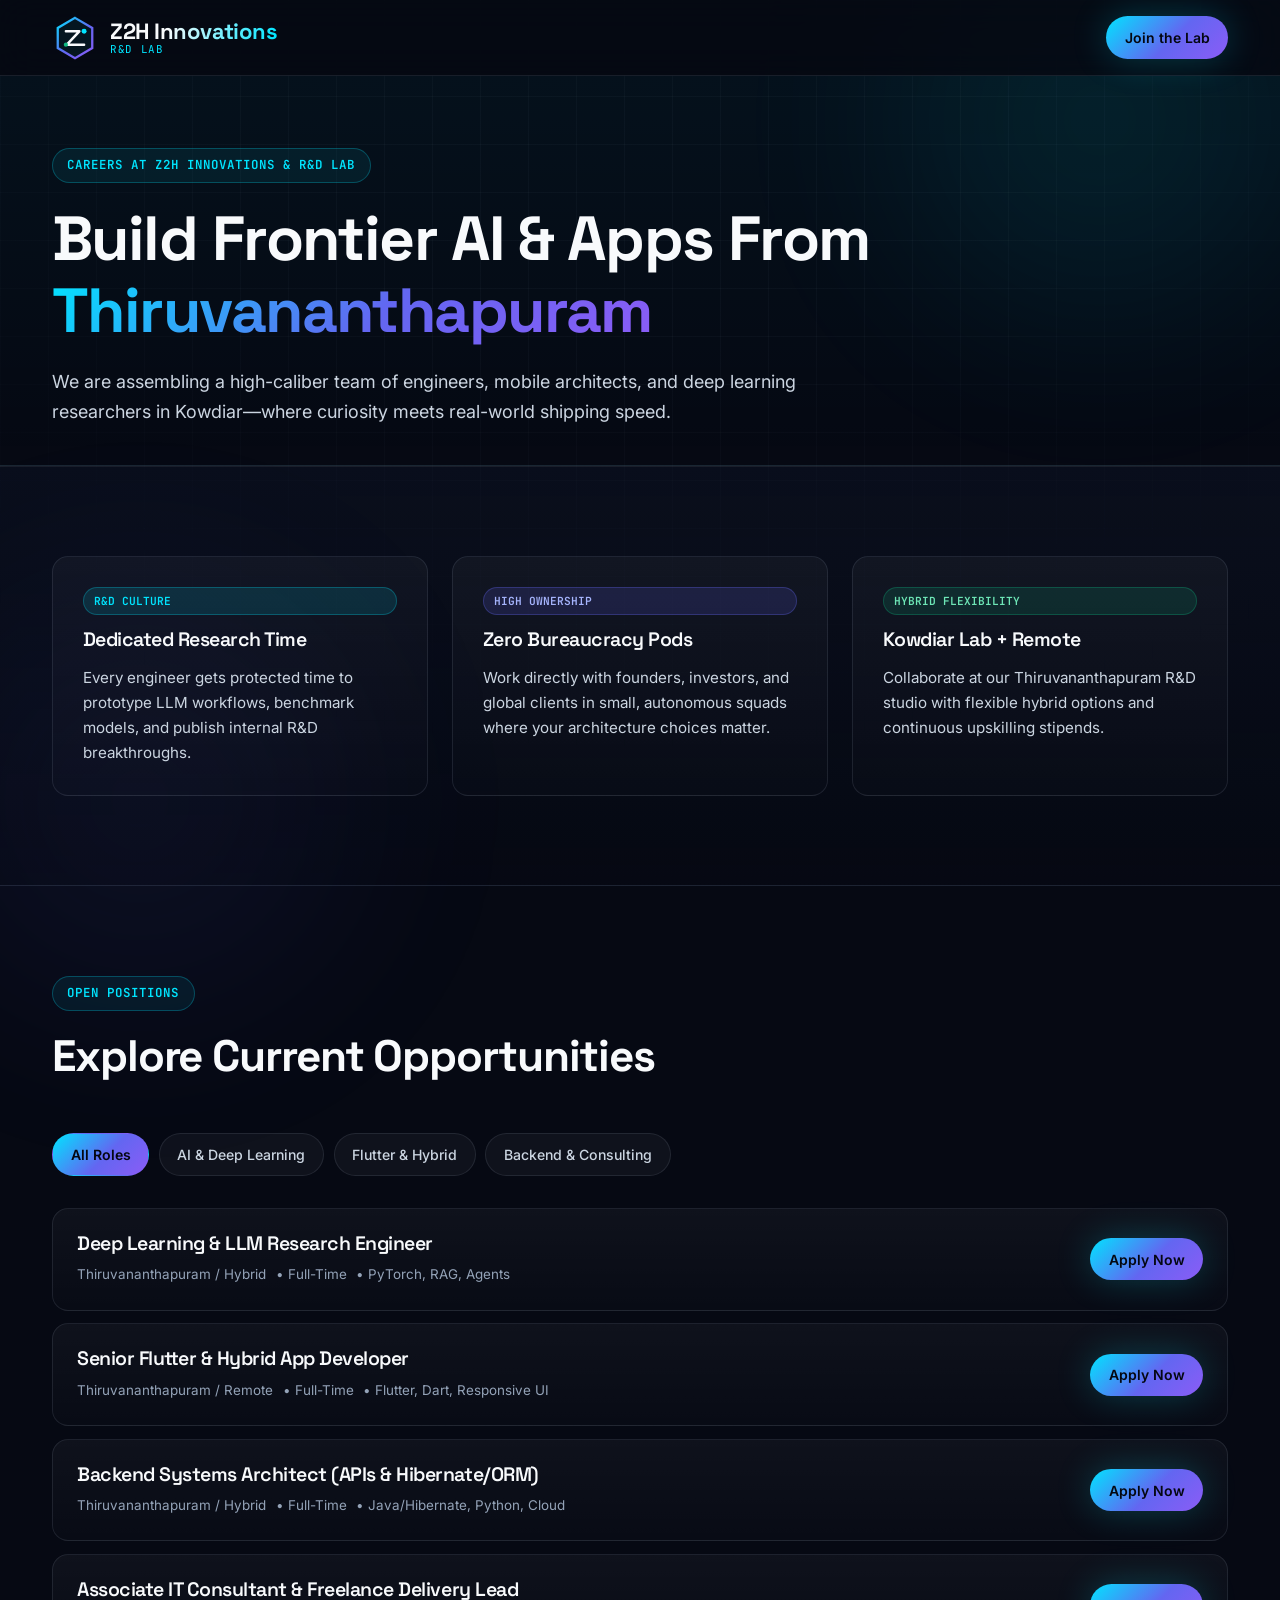
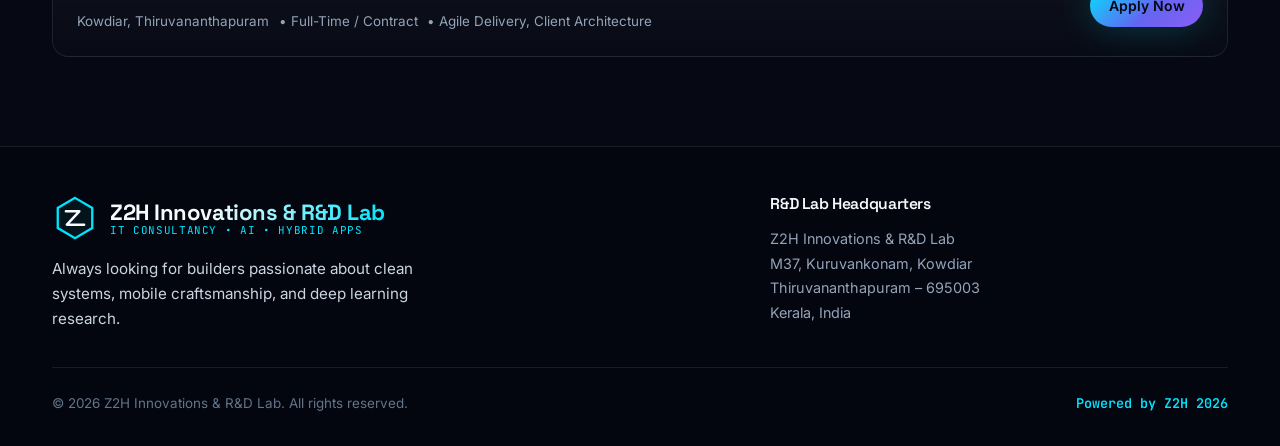
<file: careers.html>
<!DOCTYPE html>
<html lang="en">
<head>
  <meta charset="UTF-8" />
  <meta name="viewport" content="width=device-width, initial-scale=1.0, viewport-fit=cover" />
  <title>Careers | Z2H Innovations &amp; R&amp;D Lab</title>
  <meta name="description" content="Join Z2H Innovations & R&D Lab in Kowdiar, Thiruvananthapuram. Open roles in Deep Learning R&D, LLM Engineering, Flutter Hybrid Apps, and Backend Systems." />
  <link rel="preconnect" href="https://fonts.googleapis.com" />
  <link rel="preconnect" href="https://fonts.gstatic.com" crossorigin />
  <link href="https://fonts.googleapis.com/css2?family=Inter:wght@400;500;600;700&family=JetBrains+Mono:wght@500;600&family=Space+Grotesk:wght@600;700&display=swap" rel="stylesheet" />
  <link rel="stylesheet" href="styles.css" />
</head>
<body>
  <div class="bg-grid" aria-hidden="true"></div>
  <div class="bg-orb bg-orb--cyan" aria-hidden="true"></div>
  <div class="bg-orb bg-orb--indigo" aria-hidden="true"></div>

  <!-- Header -->
  <header class="site-header">
    <div class="container nav-bar">
      <a href="index.html" class="brand" aria-label="Z2H Innovations and R&D Lab Home">
        <svg class="brand__mark" viewBox="0 0 48 48" fill="none" xmlns="http://www.w3.org/2000/svg" aria-hidden="true">
          <defs>
            <linearGradient id="z2hGradCar" x1="4" y1="4" x2="44" y2="44" gradientUnits="userSpaceOnUse">
              <stop stop-color="#00E5FF" />
              <stop offset="0.55" stop-color="#6366F1" />
              <stop offset="1" stop-color="#8B5CF6" />
            </linearGradient>
          </defs>
          <path d="M24 3L42 13.5V34.5L24 45L6 34.5V13.5L24 3Z" stroke="url(#z2hGradCar)" stroke-width="2.4" fill="rgba(0,229,255,0.06)" />
          <path d="M14.5 17H28.5L15.5 31H33.5" stroke="#F8FAFC" stroke-width="2.6" stroke-linecap="round" stroke-linejoin="round" />
          <circle cx="33.5" cy="17" r="2.6" fill="#00E5FF" />
          <circle cx="14.5" cy="31" r="2.2" fill="#10B981" />
        </svg>
        <span class="brand__text">
          <span class="brand__name">Z2H Innovations</span>
          <span class="brand__sub">R&amp;D Lab</span>
        </span>
      </a>

      <div class="nav-actions">
        <button type="button" class="btn btn--primary btn--sm btn--hide-mobile" data-modal-open="applyModal" data-role="General Talent Application">
          Join the Lab
        </button>
        <button type="button" class="nav-toggle" data-nav-toggle aria-label="Open menu" aria-expanded="false">
          <svg width="22" height="22" viewBox="0 0 24 24" fill="none" stroke="currentColor" stroke-width="2" stroke-linecap="round">
            <line x1="3" y1="6" x2="21" y2="6"></line>
            <line x1="3" y1="12" x2="21" y2="12"></line>
            <line x1="3" y1="18" x2="21" y2="18"></line>
          </svg>
        </button>
      </div>
    </div>
  </header>

  <div class="mobile-drawer" data-mobile-drawer>
    <a href="index.html" class="nav-link">Home</a>
    <a href="services.html" class="nav-link">Services</a>
    <a href="careers.html" class="nav-link is-active">Careers</a>
    <button type="button" class="btn btn--primary btn--block" data-modal-open="applyModal" data-role="General Talent Application">Join the Lab</button>
  </div>

  <main>
    <!-- Page Hero -->
    <section class="page-hero">
      <div class="container">
        <div class="eyebrow">Careers at Z2H Innovations &amp; R&amp;D Lab</div>
        <h1 class="hero__title">Build Frontier AI &amp; Apps From <span class="text-gradient">Thiruvananthapuram</span></h1>
        <p class="section__subtitle">
          We are assembling a high-caliber team of engineers, mobile architects, and deep learning researchers in Kowdiar—where curiosity meets real-world shipping speed.
        </p>
      </div>
    </section>

    <!-- Culture & Perks -->
    <section class="section section--alt">
      <div class="container">
        <div class="grid-3">
          <div class="card" data-reveal>
            <span class="badge badge--cyan">R&amp;D CULTURE</span>
            <h2 class="card__title">Dedicated Research Time</h2>
            <p class="card__text">Every engineer gets protected time to prototype LLM workflows, benchmark models, and publish internal R&amp;D breakthroughs.</p>
          </div>
          <div class="card" data-reveal>
            <span class="badge badge--indigo">HIGH OWNERSHIP</span>
            <h2 class="card__title">Zero Bureaucracy Pods</h2>
            <p class="card__text">Work directly with founders, investors, and global clients in small, autonomous squads where your architecture choices matter.</p>
          </div>
          <div class="card" data-reveal>
            <span class="badge badge--emerald">HYBRID FLEXIBILITY</span>
            <h2 class="card__title">Kowdiar Lab + Remote</h2>
            <p class="card__text">Collaborate at our Thiruvananthapuram R&amp;D studio with flexible hybrid options and continuous upskilling stipends.</p>
          </div>
        </div>
      </div>
    </section>

    <!-- Open Positions -->
    <section class="section">
      <div class="container">
        <div class="section__header" data-reveal>
          <div class="eyebrow">Open Positions</div>
          <h2 class="section__title">Explore Current Opportunities</h2>
        </div>

        <div class="filter-bar" data-filter-group=".role-item" role="tablist" aria-label="Filter open roles">
          <button type="button" class="filter-btn is-active" data-filter="all">All Roles</button>
          <button type="button" class="filter-btn" data-filter="ai">AI &amp; Deep Learning</button>
          <button type="button" class="filter-btn" data-filter="flutter">Flutter &amp; Hybrid</button>
          <button type="button" class="filter-btn" data-filter="backend">Backend &amp; Consulting</button>
        </div>

        <div class="lab-console__stack">
          <article class="role-card role-item" data-category="ai" data-reveal>
            <div>
              <h3 class="card__title">Deep Learning &amp; LLM Research Engineer</h3>
              <div class="role-card__meta">
                <span>Thiruvananthapuram / Hybrid</span>
                <span>• Full-Time</span>
                <span>• PyTorch, RAG, Agents</span>
              </div>
            </div>
            <button type="button" class="btn btn--primary btn--sm" data-modal-open="applyModal" data-role="Deep Learning & LLM Research Engineer">
              Apply Now
            </button>
          </article>

          <article class="role-card role-item" data-category="flutter" data-reveal>
            <div>
              <h3 class="card__title">Senior Flutter &amp; Hybrid App Developer</h3>
              <div class="role-card__meta">
                <span>Thiruvananthapuram / Remote</span>
                <span>• Full-Time</span>
                <span>• Flutter, Dart, Responsive UI</span>
              </div>
            </div>
            <button type="button" class="btn btn--primary btn--sm" data-modal-open="applyModal" data-role="Senior Flutter & Hybrid App Developer">
              Apply Now
            </button>
          </article>

          <article class="role-card role-item" data-category="backend" data-reveal>
            <div>
              <h3 class="card__title">Backend Systems Architect (APIs &amp; Hibernate/ORM)</h3>
              <div class="role-card__meta">
                <span>Thiruvananthapuram / Hybrid</span>
                <span>• Full-Time</span>
                <span>• Java/Hibernate, Python, Cloud</span>
              </div>
            </div>
            <button type="button" class="btn btn--primary btn--sm" data-modal-open="applyModal" data-role="Backend Systems Architect">
              Apply Now
            </button>
          </article>

          <article class="role-card role-item" data-category="backend" data-reveal>
            <div>
              <h3 class="card__title">Associate IT Consultant &amp; Freelance Delivery Lead</h3>
              <div class="role-card__meta">
                <span>Kowdiar, Thiruvananthapuram</span>
                <span>• Full-Time / Contract</span>
                <span>• Agile Delivery, Client Architecture</span>
              </div>
            </div>
            <button type="button" class="btn btn--primary btn--sm" data-modal-open="applyModal" data-role="Associate IT Consultant & Delivery Lead">
              Apply Now
            </button>
          </article>
        </div>
      </div>
    </section>
  </main>

  <!-- Footer -->
  <footer class="site-footer">
    <div class="container">
      <div class="footer-grid" style="grid-template-columns: 1.5fr 1fr;">
        <div>
          <a href="index.html" class="brand" style="margin-bottom: 0.9rem;">
            <svg class="brand__mark" viewBox="0 0 48 48" fill="none" xmlns="http://www.w3.org/2000/svg" aria-hidden="true">
              <path d="M24 3L42 13.5V34.5L24 45L6 34.5V13.5L24 3Z" stroke="#00E5FF" stroke-width="2.4" fill="rgba(0,229,255,0.06)" />
              <path d="M14.5 17H28.5L15.5 31H33.5" stroke="#F8FAFC" stroke-width="2.6" stroke-linecap="round" stroke-linejoin="round" />
            </svg>
            <span class="brand__text">
              <span class="brand__name">Z2H Innovations &amp; R&amp;D Lab</span>
              <span class="brand__sub">IT Consultancy • AI • Hybrid Apps</span>
            </span>
          </a>
          <p class="card__text" style="max-width: 42ch;">
            Always looking for builders passionate about clean systems, mobile craftsmanship, and deep learning research.
          </p>
        </div>

        <div>
          <h3 class="footer__heading">R&amp;D Lab Headquarters</h3>
          <address class="footer__address">
            Z2H Innovations &amp; R&amp;D Lab<br />
            M37, Kuruvankonam, Kowdiar<br />
            Thiruvananthapuram – 695003<br />
            Kerala, India
          </address>
        </div>
      </div>

      <div class="footer__bottom">
        <span>&copy; 2026 Z2H Innovations &amp; R&amp;D Lab. All rights reserved.</span>
        <span class="powered-badge">Powered by Z2H 2026</span>
      </div>
    </div>
  </footer>

  <!-- Career Application Modal -->
  <div class="modal-backdrop" id="applyModal" data-modal role="dialog" aria-modal="true" aria-labelledby="applyModalTitle">
    <div class="modal">
      <div class="modal__header">
        <div>
          <h3 id="applyModalTitle" class="card__title">Apply to Z2H R&amp;D Lab</h3>
          <p class="stack-node__sub">Share your profile and portfolio links with our engineering leads.</p>
        </div>
        <button type="button" class="modal__close" data-modal-close aria-label="Close modal">✕</button>
      </div>
      <form>
        <div class="form-group">
          <label for="appRole">Role</label>
          <input id="appRole" class="form-control" type="text" data-role-input readonly />
        </div>
        <div class="form-group">
          <label for="appName">Full Name</label>
          <input id="appName" class="form-control" type="text" placeholder="Your full name" required />
        </div>
        <div class="form-group">
          <label for="appEmail">Email Address</label>
          <input id="appEmail" class="form-control" type="email" placeholder="you@example.com" required />
        </div>
        <div class="form-group">
          <label for="appPortfolio">GitHub / LinkedIn / Portfolio URL</label>
          <input id="appPortfolio" class="form-control" type="url" placeholder="https://github.com/username" required />
        </div>
        <div class="form-group">
          <label for="appNote">Why Z2H?</label>
          <textarea id="appNote" class="form-control" rows="3" placeholder="Tell us about a challenging project or research you built..."></textarea>
        </div>
        <button type="submit" class="btn btn--primary btn--block">Submit Application</button>
        <div class="form-status">
          Application recorded in preview mode! Once your backend endpoint is linked, submissions will route directly to Z2H Hiring.
        </div>
      </form>
    </div>
  </div>

  <script src="script.js"></script>
</body>
</html>
</file>
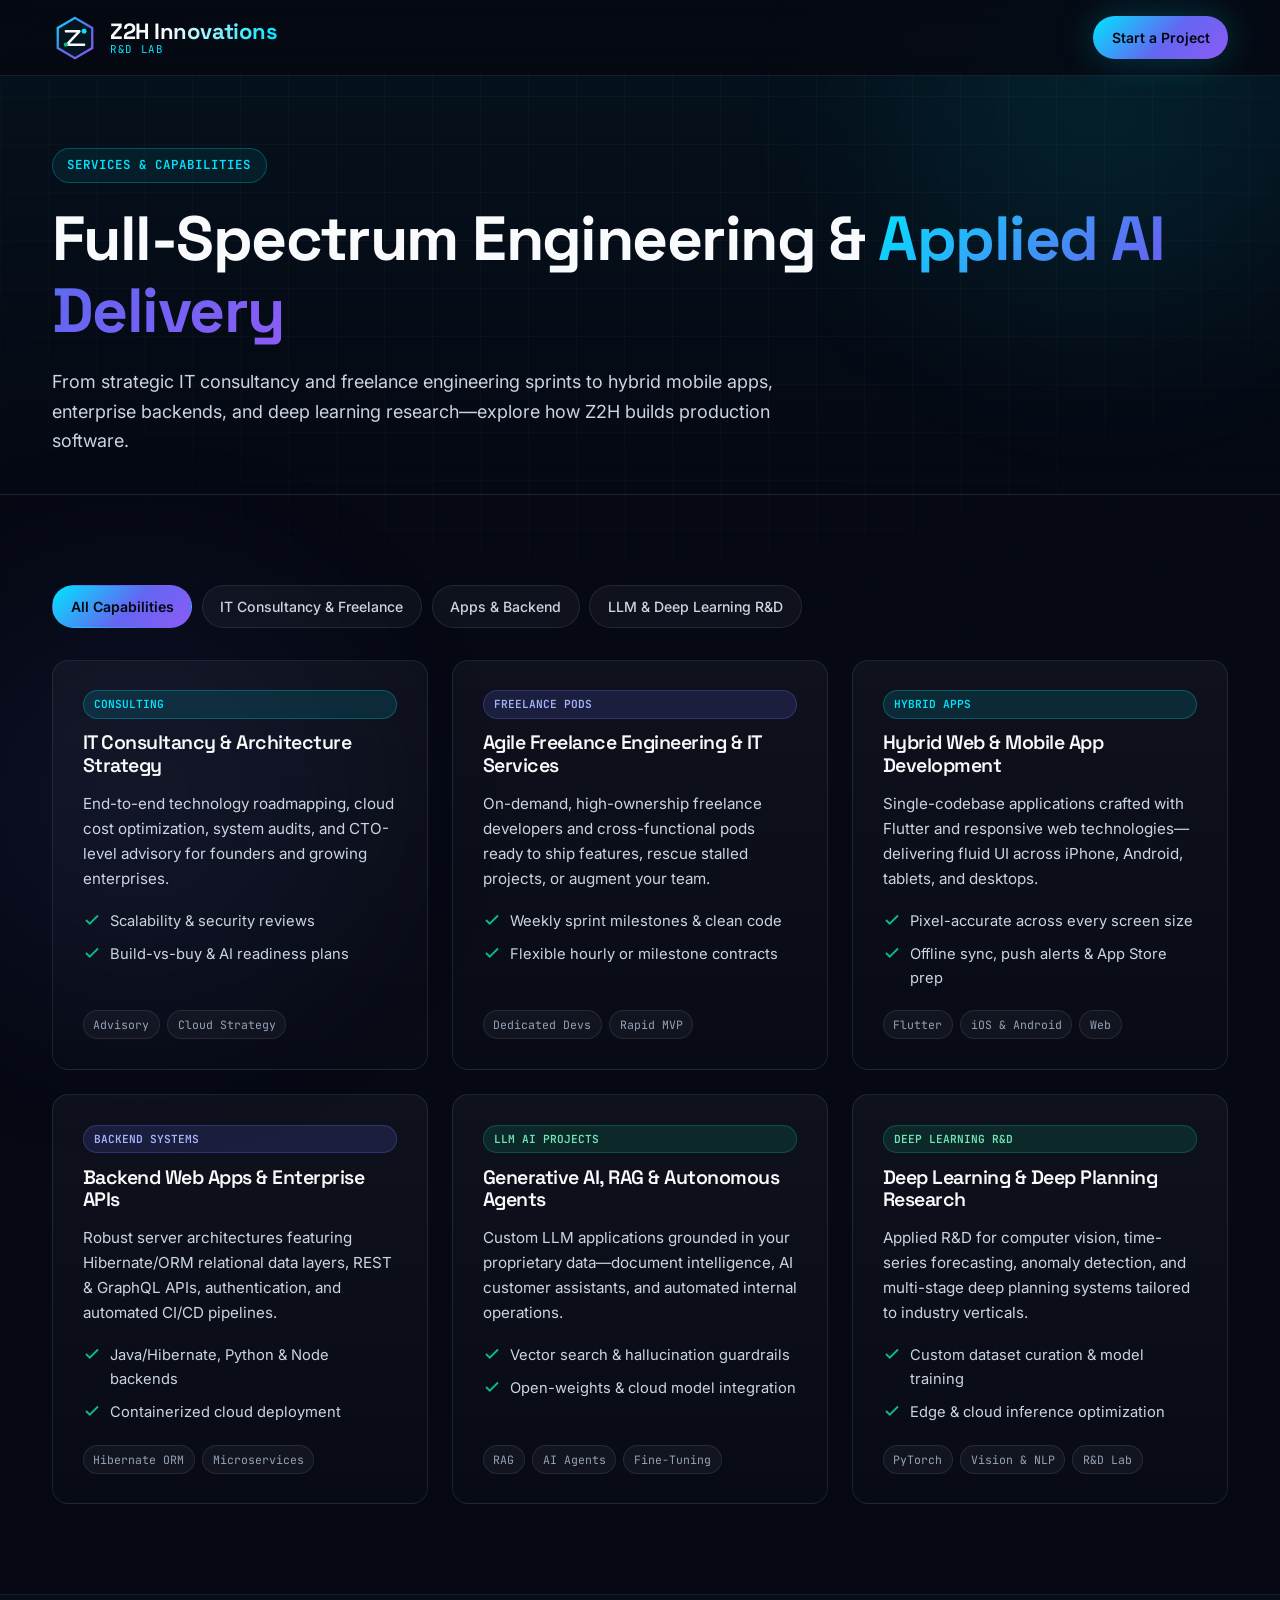
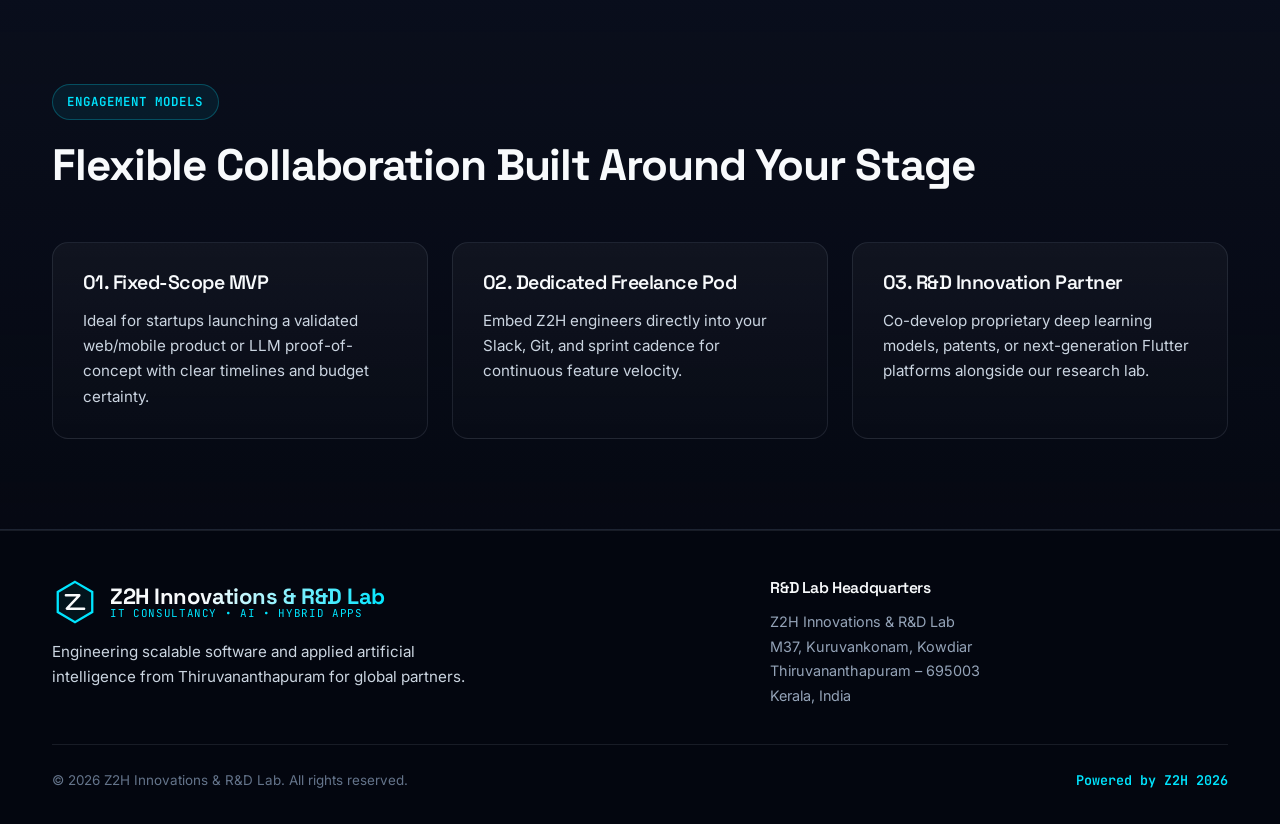
<file: services.html>
<!DOCTYPE html>
<html lang="en">
<head>
  <meta charset="UTF-8" />
  <meta name="viewport" content="width=device-width, initial-scale=1.0, viewport-fit=cover" />
  <title>Services | Z2H Innovations &amp; R&amp;D Lab</title>
  <meta name="description" content="Explore Z2H Innovations & R&D Lab services: IT consultancy, freelance engineering, hybrid web & mobile apps, backend services, LLM AI projects, and deep learning research." />
  <link rel="preconnect" href="https://fonts.googleapis.com" />
  <link rel="preconnect" href="https://fonts.gstatic.com" crossorigin />
  <link href="https://fonts.googleapis.com/css2?family=Inter:wght@400;500;600;700&family=JetBrains+Mono:wght@500;600&family=Space+Grotesk:wght@600;700&display=swap" rel="stylesheet" />
  <link rel="stylesheet" href="styles.css" />
</head>
<body>
  <div class="bg-grid" aria-hidden="true"></div>
  <div class="bg-orb bg-orb--cyan" aria-hidden="true"></div>
  <div class="bg-orb bg-orb--indigo" aria-hidden="true"></div>

  <!-- Header -->
  <header class="site-header">
    <div class="container nav-bar">
      <a href="index.html" class="brand" aria-label="Z2H Innovations and R&D Lab Home">
        <svg class="brand__mark" viewBox="0 0 48 48" fill="none" xmlns="http://www.w3.org/2000/svg" aria-hidden="true">
          <defs>
            <linearGradient id="z2hGradSvc" x1="4" y1="4" x2="44" y2="44" gradientUnits="userSpaceOnUse">
              <stop stop-color="#00E5FF" />
              <stop offset="0.55" stop-color="#6366F1" />
              <stop offset="1" stop-color="#8B5CF6" />
            </linearGradient>
          </defs>
          <path d="M24 3L42 13.5V34.5L24 45L6 34.5V13.5L24 3Z" stroke="url(#z2hGradSvc)" stroke-width="2.4" fill="rgba(0,229,255,0.06)" />
          <path d="M14.5 17H28.5L15.5 31H33.5" stroke="#F8FAFC" stroke-width="2.6" stroke-linecap="round" stroke-linejoin="round" />
          <circle cx="33.5" cy="17" r="2.6" fill="#00E5FF" />
          <circle cx="14.5" cy="31" r="2.2" fill="#10B981" />
        </svg>
        <span class="brand__text">
          <span class="brand__name">Z2H Innovations</span>
          <span class="brand__sub">R&amp;D Lab</span>
        </span>
      </a>

      <div class="nav-actions">
        <button type="button" class="btn btn--primary btn--sm btn--hide-mobile" data-modal-open="serviceModal">
          Start a Project
        </button>
        <button type="button" class="nav-toggle" data-nav-toggle aria-label="Open menu" aria-expanded="false">
          <svg width="22" height="22" viewBox="0 0 24 24" fill="none" stroke="currentColor" stroke-width="2" stroke-linecap="round">
            <line x1="3" y1="6" x2="21" y2="6"></line>
            <line x1="3" y1="12" x2="21" y2="12"></line>
            <line x1="3" y1="18" x2="21" y2="18"></line>
          </svg>
        </button>
      </div>
    </div>
  </header>

  <div class="mobile-drawer" data-mobile-drawer>
    <a href="index.html" class="nav-link">Home</a>
    <a href="services.html" class="nav-link is-active">Services</a>
    <a href="careers.html" class="nav-link">Careers</a>
    <button type="button" class="btn btn--primary btn--block" data-modal-open="serviceModal">Start a Project</button>
  </div>

  <main>
    <!-- Page Hero -->
    <section class="page-hero">
      <div class="container">
        <div class="eyebrow">Services &amp; Capabilities</div>
        <h1 class="hero__title">Full-Spectrum Engineering &amp; <span class="text-gradient">Applied AI Delivery</span></h1>
        <p class="section__subtitle">
          From strategic IT consultancy and freelance engineering sprints to hybrid mobile apps, enterprise backends, and deep learning research—explore how Z2H builds production software.
        </p>
      </div>
    </section>

    <!-- Filterable Service Catalog -->
    <section class="section">
      <div class="container">
        <div class="filter-bar" data-filter-group=".service-item" role="tablist" aria-label="Filter services">
          <button type="button" class="filter-btn is-active" data-filter="all">All Capabilities</button>
          <button type="button" class="filter-btn" data-filter="consulting">IT Consultancy &amp; Freelance</button>
          <button type="button" class="filter-btn" data-filter="engineering">Apps &amp; Backend</button>
          <button type="button" class="filter-btn" data-filter="ai">LLM &amp; Deep Learning R&amp;D</button>
        </div>

        <div class="grid-3">
          <article class="card service-item" data-category="consulting" data-reveal>
            <span class="badge badge--cyan">CONSULTING</span>
            <h2 class="card__title">IT Consultancy &amp; Architecture Strategy</h2>
            <p class="card__text">
              End-to-end technology roadmapping, cloud cost optimization, system audits, and CTO-level advisory for founders and growing enterprises.
            </p>
            <ul class="check-list">
              <li><svg viewBox="0 0 24 24" fill="none" stroke="currentColor" stroke-width="2.5"><polyline points="20 6 9 17 4 12"></polyline></svg><span>Scalability &amp; security reviews</span></li>
              <li><svg viewBox="0 0 24 24" fill="none" stroke="currentColor" stroke-width="2.5"><polyline points="20 6 9 17 4 12"></polyline></svg><span>Build-vs-buy &amp; AI readiness plans</span></li>
            </ul>
            <div class="tag-list">
              <span class="tag">Advisory</span>
              <span class="tag">Cloud Strategy</span>
            </div>
          </article>

          <article class="card service-item" data-category="consulting" data-reveal>
            <span class="badge badge--indigo">FREELANCE PODS</span>
            <h2 class="card__title">Agile Freelance Engineering &amp; IT Services</h2>
            <p class="card__text">
              On-demand, high-ownership freelance developers and cross-functional pods ready to ship features, rescue stalled projects, or augment your team.
            </p>
            <ul class="check-list">
              <li><svg viewBox="0 0 24 24" fill="none" stroke="currentColor" stroke-width="2.5"><polyline points="20 6 9 17 4 12"></polyline></svg><span>Weekly sprint milestones &amp; clean code</span></li>
              <li><svg viewBox="0 0 24 24" fill="none" stroke="currentColor" stroke-width="2.5"><polyline points="20 6 9 17 4 12"></polyline></svg><span>Flexible hourly or milestone contracts</span></li>
            </ul>
            <div class="tag-list">
              <span class="tag">Dedicated Devs</span>
              <span class="tag">Rapid MVP</span>
            </div>
          </article>

          <article class="card service-item" data-category="engineering" data-reveal>
            <span class="badge badge--cyan">HYBRID APPS</span>
            <h2 class="card__title">Hybrid Web &amp; Mobile App Development</h2>
            <p class="card__text">
              Single-codebase applications crafted with Flutter and responsive web technologies—delivering fluid UI across iPhone, Android, tablets, and desktops.
            </p>
            <ul class="check-list">
              <li><svg viewBox="0 0 24 24" fill="none" stroke="currentColor" stroke-width="2.5"><polyline points="20 6 9 17 4 12"></polyline></svg><span>Pixel-accurate across every screen size</span></li>
              <li><svg viewBox="0 0 24 24" fill="none" stroke="currentColor" stroke-width="2.5"><polyline points="20 6 9 17 4 12"></polyline></svg><span>Offline sync, push alerts &amp; App Store prep</span></li>
            </ul>
            <div class="tag-list">
              <span class="tag">Flutter</span>
              <span class="tag">iOS &amp; Android</span>
              <span class="tag">Web</span>
            </div>
          </article>

          <article class="card service-item" data-category="engineering" data-reveal>
            <span class="badge badge--indigo">BACKEND SYSTEMS</span>
            <h2 class="card__title">Backend Web Apps &amp; Enterprise APIs</h2>
            <p class="card__text">
              Robust server architectures featuring Hibernate/ORM relational data layers, REST &amp; GraphQL APIs, authentication, and automated CI/CD pipelines.
            </p>
            <ul class="check-list">
              <li><svg viewBox="0 0 24 24" fill="none" stroke="currentColor" stroke-width="2.5"><polyline points="20 6 9 17 4 12"></polyline></svg><span>Java/Hibernate, Python &amp; Node backends</span></li>
              <li><svg viewBox="0 0 24 24" fill="none" stroke="currentColor" stroke-width="2.5"><polyline points="20 6 9 17 4 12"></polyline></svg><span>Containerized cloud deployment</span></li>
            </ul>
            <div class="tag-list">
              <span class="tag">Hibernate ORM</span>
              <span class="tag">Microservices</span>
            </div>
          </article>

          <article class="card service-item" data-category="ai" data-reveal>
            <span class="badge badge--emerald">LLM AI PROJECTS</span>
            <h2 class="card__title">Generative AI, RAG &amp; Autonomous Agents</h2>
            <p class="card__text">
              Custom LLM applications grounded in your proprietary data—document intelligence, AI customer assistants, and automated internal operations.
            </p>
            <ul class="check-list">
              <li><svg viewBox="0 0 24 24" fill="none" stroke="currentColor" stroke-width="2.5"><polyline points="20 6 9 17 4 12"></polyline></svg><span>Vector search &amp; hallucination guardrails</span></li>
              <li><svg viewBox="0 0 24 24" fill="none" stroke="currentColor" stroke-width="2.5"><polyline points="20 6 9 17 4 12"></polyline></svg><span>Open-weights &amp; cloud model integration</span></li>
            </ul>
            <div class="tag-list">
              <span class="tag">RAG</span>
              <span class="tag">AI Agents</span>
              <span class="tag">Fine-Tuning</span>
            </div>
          </article>

          <article class="card service-item" data-category="ai" data-reveal>
            <span class="badge badge--emerald">DEEP LEARNING R&amp;D</span>
            <h2 class="card__title">Deep Learning &amp; Deep Planning Research</h2>
            <p class="card__text">
              Applied R&amp;D for computer vision, time-series forecasting, anomaly detection, and multi-stage deep planning systems tailored to industry verticals.
            </p>
            <ul class="check-list">
              <li><svg viewBox="0 0 24 24" fill="none" stroke="currentColor" stroke-width="2.5"><polyline points="20 6 9 17 4 12"></polyline></svg><span>Custom dataset curation &amp; model training</span></li>
              <li><svg viewBox="0 0 24 24" fill="none" stroke="currentColor" stroke-width="2.5"><polyline points="20 6 9 17 4 12"></polyline></svg><span>Edge &amp; cloud inference optimization</span></li>
            </ul>
            <div class="tag-list">
              <span class="tag">PyTorch</span>
              <span class="tag">Vision &amp; NLP</span>
              <span class="tag">R&amp;D Lab</span>
            </div>
          </article>
        </div>
      </div>
    </section>

    <!-- Engagement Models -->
    <section class="section section--alt">
      <div class="container">
        <div class="section__header" data-reveal>
          <div class="eyebrow">Engagement Models</div>
          <h2 class="section__title">Flexible Collaboration Built Around Your Stage</h2>
        </div>

        <div class="grid-3">
          <div class="card" data-reveal>
            <h3 class="card__title">01. Fixed-Scope MVP</h3>
            <p class="card__text">Ideal for startups launching a validated web/mobile product or LLM proof-of-concept with clear timelines and budget certainty.</p>
          </div>
          <div class="card" data-reveal>
            <h3 class="card__title">02. Dedicated Freelance Pod</h3>
            <p class="card__text">Embed Z2H engineers directly into your Slack, Git, and sprint cadence for continuous feature velocity.</p>
          </div>
          <div class="card" data-reveal>
            <h3 class="card__title">03. R&amp;D Innovation Partner</h3>
            <p class="card__text">Co-develop proprietary deep learning models, patents, or next-generation Flutter platforms alongside our research lab.</p>
          </div>
        </div>
      </div>
    </section>
  </main>

  <!-- Footer -->
  <footer class="site-footer">
    <div class="container">
      <div class="footer-grid" style="grid-template-columns: 1.5fr 1fr;">
        <div>
          <a href="index.html" class="brand" style="margin-bottom: 0.9rem;">
            <svg class="brand__mark" viewBox="0 0 48 48" fill="none" xmlns="http://www.w3.org/2000/svg" aria-hidden="true">
              <path d="M24 3L42 13.5V34.5L24 45L6 34.5V13.5L24 3Z" stroke="#00E5FF" stroke-width="2.4" fill="rgba(0,229,255,0.06)" />
              <path d="M14.5 17H28.5L15.5 31H33.5" stroke="#F8FAFC" stroke-width="2.6" stroke-linecap="round" stroke-linejoin="round" />
            </svg>
            <span class="brand__text">
              <span class="brand__name">Z2H Innovations &amp; R&amp;D Lab</span>
              <span class="brand__sub">IT Consultancy • AI • Hybrid Apps</span>
            </span>
          </a>
          <p class="card__text" style="max-width: 42ch;">
            Engineering scalable software and applied artificial intelligence from Thiruvananthapuram for global partners.
          </p>
        </div>

        <div>
          <h3 class="footer__heading">R&amp;D Lab Headquarters</h3>
          <address class="footer__address">
            Z2H Innovations &amp; R&amp;D Lab<br />
            M37, Kuruvankonam, Kowdiar<br />
            Thiruvananthapuram – 695003<br />
            Kerala, India
          </address>
        </div>
      </div>

      <div class="footer__bottom">
        <span>&copy; 2026 Z2H Innovations &amp; R&amp;D Lab. All rights reserved.</span>
        <span class="powered-badge">Powered by Z2H 2026</span>
      </div>
    </div>
  </footer>

  <!-- Project Inquiry Modal -->
  <div class="modal-backdrop" id="serviceModal" data-modal role="dialog" aria-modal="true" aria-labelledby="serviceModalTitle">
    <div class="modal">
      <div class="modal__header">
        <div>
          <h3 id="serviceModalTitle" class="card__title">Start a Project With Z2H</h3>
          <p class="stack-node__sub">Share your requirements for a tailored technical proposal.</p>
        </div>
        <button type="button" class="modal__close" data-modal-close aria-label="Close modal">✕</button>
      </div>
      <form>
        <div class="form-group">
          <label for="svcName">Your Name</label>
          <input id="svcName" class="form-control" type="text" placeholder="Full name" required />
        </div>
        <div class="form-group">
          <label for="svcEmail">Email Address</label>
          <input id="svcEmail" class="form-control" type="email" placeholder="you@company.com" required />
        </div>
        <div class="form-group">
          <label for="svcType">Service Needed</label>
          <select id="svcType" class="form-control">
            <option>Hybrid Web &amp; Mobile App (Flutter)</option>
            <option>Backend Web Application &amp; APIs</option>
            <option>LLM / Generative AI Project</option>
            <option>Deep Learning R&amp;D</option>
            <option>IT Consultancy &amp; Freelance Pod</option>
          </select>
        </div>
        <div class="form-group">
          <label for="svcNotes">Project Summary</label>
          <textarea id="svcNotes" class="form-control" rows="3" placeholder="Describe your goals, target platforms, and timeline..."></textarea>
        </div>
        <button type="submit" class="btn btn--primary btn--block">Submit Proposal Request</button>
        <div class="form-status">
          Thank you! Your project brief was captured in this preview. Our engineering team will review and respond promptly once connected.
        </div>
      </form>
    </div>
  </div>

  <script src="script.js"></script>
</body>
</html>
</file>
<file: styles.css>
/* ==========================================================================
   Z2H Innovations & R&D Lab — Design System & Responsive Stylesheet
   Supports Mobile (320px+), iPhone (Safe-Area), Tablet, Desktop & Ultra-Wide
   ========================================================================== */

:root {
  /* Color Tokens */
  --bg-primary: #060913;
  --bg-secondary: #0b1120;
  --bg-surface: #11192e;
  --bg-glass: rgba(13, 20, 38, 0.72);
  --bg-glass-strong: rgba(11, 17, 32, 0.92);

  --text-primary: #f8fafc;
  --text-secondary: #cbd5e1;
  --text-muted: #94a3b8;
  --text-dim: #64748b;

  --accent-cyan: #00e5ff;
  --accent-indigo: #6366f1;
  --accent-violet: #8b5cf6;
  --accent-emerald: #10b981;
  --accent-amber: #f59e0b;

  --border-subtle: rgba(148, 163, 184, 0.14);
  --border-bright: rgba(0, 229, 255, 0.35);

  --gradient-brand: linear-gradient(135deg, #00e5ff 0%, #6366f1 55%, #8b5cf6 100%);
  --gradient-surface: linear-gradient(180deg, rgba(255, 255, 255, 0.04) 0%, rgba(255, 255, 255, 0.01) 100%);
  --glow-cyan: 0 0 36px rgba(0, 229, 255, 0.22);
  --glow-indigo: 0 0 48px rgba(99, 102, 241, 0.22);

  /* Typography */
  --font-display: 'Space Grotesk', system-ui, -apple-system, BlinkMacSystemFont, 'Segoe UI', sans-serif;
  --font-sans: 'Inter', system-ui, -apple-system, BlinkMacSystemFont, 'Segoe UI', sans-serif;
  --font-mono: 'JetBrains Mono', ui-monospace, SFMono-Regular, Menlo, monospace;

  /* Spacing & Layout */
  --container-max: 1240px;
  --header-height: 76px;
  --radius-sm: 10px;
  --radius-md: 16px;
  --radius-lg: 24px;
  --radius-pill: 9999px;

  /* Transitions */
  --ease-out: cubic-bezier(0.16, 1, 0.3, 1);
}

/* Reset & Base */
*,
*::before,
*::after {
  box-sizing: border-box;
  margin: 0;
  padding: 0;
}

html {
  scroll-behavior: smooth;
  -webkit-text-size-adjust: 100%;
  overflow-x: hidden;
}

body {
  font-family: var(--font-sans);
  background-color: var(--bg-primary);
  color: var(--text-primary);
  line-height: 1.65;
  overflow-x: hidden;
  min-height: 100dvh;
  display: flex;
  flex-direction: column;
  padding-left: env(safe-area-inset-left);
  padding-right: env(safe-area-inset-right);
}

main {
  flex: 1;
}

img,
svg {
  display: block;
  max-width: 100%;
}

a {
  color: inherit;
  text-decoration: none;
}

button,
input,
select,
textarea {
  font: inherit;
  color: inherit;
}

button {
  cursor: pointer;
  border: none;
  background: none;
}

ul {
  list-style: none;
}

/* Ambient Background Grid & Orbs */
.bg-grid {
  position: fixed;
  inset: 0;
  z-index: -2;
  background-image:
    linear-gradient(to right, rgba(148, 163, 184, 0.045) 1px, transparent 1px),
    linear-gradient(to bottom, rgba(148, 163, 184, 0.045) 1px, transparent 1px);
  background-size: 48px 48px;
  mask-image: radial-gradient(ellipse 80% 70% at 50% 15%, #000 35%, transparent 100%);
  pointer-events: none;
}

.bg-orb {
  position: fixed;
  z-index: -1;
  border-radius: 50%;
  filter: blur(110px);
  opacity: 0.32;
  pointer-events: none;
}

.bg-orb--cyan {
  width: min(520px, 75vw);
  height: min(520px, 75vw);
  top: -140px;
  right: -80px;
  background: radial-gradient(circle, rgba(0, 229, 255, 0.45), transparent 70%);
}

.bg-orb--indigo {
  width: min(560px, 80vw);
  height: min(560px, 80vw);
  bottom: -180px;
  left: -140px;
  background: radial-gradient(circle, rgba(99, 102, 241, 0.42), transparent 70%);
}

/* Container & Sections */
.container {
  width: 100%;
  max-width: var(--container-max);
  margin-inline: auto;
  padding-inline: clamp(1rem, 4vw, 2rem);
}

.section {
  padding-block: clamp(3.5rem, 7vw, 6.5rem);
  position: relative;
}

.section--alt {
  background: linear-gradient(180deg, rgba(17, 25, 46, 0.35) 0%, rgba(6, 9, 19, 0.15) 100%);
  border-block: 1px solid var(--border-subtle);
}

/* Typography Utilities */
.eyebrow {
  display: inline-flex;
  align-items: center;
  gap: 0.55rem;
  font-family: var(--font-mono);
  font-size: 0.78rem;
  font-weight: 600;
  letter-spacing: 0.08em;
  text-transform: uppercase;
  color: var(--accent-cyan);
  padding: 0.4rem 0.9rem;
  border-radius: var(--radius-pill);
  border: 1px solid rgba(0, 229, 255, 0.25);
  background: rgba(0, 229, 255, 0.07);
  margin-bottom: 1.25rem;
}

.eyebrow__dot {
  width: 7px;
  height: 7px;
  border-radius: 50%;
  background: var(--accent-emerald);
  box-shadow: 0 0 10px var(--accent-emerald);
}

h1,
h2,
h3,
h4 {
  font-family: var(--font-display);
  line-height: 1.15;
  letter-spacing: -0.025em;
}

.hero__title {
  font-size: clamp(2.15rem, 5.2vw, 3.9rem);
  font-weight: 700;
  margin-bottom: 1.25rem;
}

.section__title {
  font-size: clamp(1.75rem, 3.6vw, 2.75rem);
  font-weight: 700;
  margin-bottom: 0.9rem;
}

.section__subtitle {
  color: var(--text-secondary);
  font-size: clamp(1rem, 1.5vw, 1.125rem);
  max-width: 68ch;
}

.section__header {
  margin-bottom: clamp(2rem, 4vw, 3.5rem);
}

.section__header--center {
  text-align: center;
  display: flex;
  flex-direction: column;
  align-items: center;
}

.text-gradient {
  background: var(--gradient-brand);
  -webkit-background-clip: text;
  background-clip: text;
  color: transparent;
}

/* Buttons */
.btn {
  display: inline-flex;
  align-items: center;
  justify-content: center;
  gap: 0.55rem;
  padding: 0.85rem 1.5rem;
  border-radius: var(--radius-pill);
  font-weight: 600;
  font-size: 0.95rem;
  transition: transform 0.22s var(--ease-out), box-shadow 0.22s var(--ease-out), background 0.22s ease, border-color 0.22s ease;
  white-space: nowrap;
  min-height: 44px;
}

.btn--primary {
  background: var(--gradient-brand);
  color: #040711;
  box-shadow: var(--glow-cyan);
}

.btn--primary:hover {
  transform: translateY(-2px);
  box-shadow: 0 8px 32px rgba(0, 229, 255, 0.35);
}

.btn--secondary {
  background: rgba(255, 255, 255, 0.04);
  color: var(--text-primary);
  border: 1px solid var(--border-subtle);
  backdrop-filter: blur(12px);
}

.btn--secondary:hover {
  border-color: var(--border-bright);
  background: rgba(0, 229, 255, 0.08);
  transform: translateY(-2px);
}

.btn--sm {
  padding: 0.6rem 1.15rem;
  font-size: 0.875rem;
  min-height: 40px;
}

.btn--block {
  width: 100%;
}

/* Header & Navigation */
.site-header {
  position: sticky;
  top: 0;
  z-index: 100;
  height: var(--header-height);
  padding-top: env(safe-area-inset-top);
  background: rgba(6, 9, 19, 0.78);
  backdrop-filter: blur(18px);
  -webkit-backdrop-filter: blur(18px);
  border-bottom: 1px solid var(--border-subtle);
}

.nav-bar {
  height: 100%;
  display: flex;
  align-items: center;
  justify-content: space-between;
  gap: 1.5rem;
}

.brand {
  display: inline-flex;
  align-items: center;
  gap: 0.75rem;
  min-width: 0;
}

.brand__mark {
  width: 46px;
  height: 46px;
  flex-shrink: 0;
  transition: transform 0.25s var(--ease-out), filter 0.25s ease;
}

.brand:hover .brand__mark {
  animation: z2hHexDance 0.9s ease-in-out infinite;
  filter: drop-shadow(0 0 14px rgba(0, 229, 255, 0.75));
}

.brand__text {
  display: flex;
  flex-direction: column;
  line-height: 1.1;
}

.brand__name {
  font-family: var(--font-display);
  font-weight: 800;
  font-size: clamp(1.12rem, 2.3vw, 1.38rem);
  letter-spacing: -0.02em;
  background: linear-gradient(110deg, #f8fafc 15%, #00e5ff 42%, #818cf8 62%, #f8fafc 85%);
  background-size: 240% auto;
  -webkit-background-clip: text;
  background-clip: text;
  color: transparent;
  animation: z2hTextShade 4.2s linear infinite;
}

.brand:hover .brand__name {
  animation: z2hTextShade 2s linear infinite, z2hTextDance 0.85s ease-in-out infinite;
}

@keyframes z2hHexDance {
  0%, 100% { transform: translateY(0) rotate(0deg) scale(1); }
  25% { transform: translateY(-4px) rotate(-5deg) scale(1.06); }
  75% { transform: translateY(-2px) rotate(5deg) scale(1.06); }
}

@keyframes z2hTextDance {
  0%, 100% { transform: translateY(0); }
  50% { transform: translateY(-3px); }
}

@keyframes z2hHexGlow {
  0%, 100% {
    filter: drop-shadow(0 0 6px rgba(0, 229, 255, 0.35));
    transform: translateY(0);
  }
  50% {
    filter: drop-shadow(0 0 14px rgba(99, 102, 241, 0.65));
    transform: translateY(-1px);
  }
}

@keyframes z2hTextShade {
  0% {
    background-position: 0% center;
  }
  100% {
    background-position: 240% center;
  }
}

.brand__sub {
  font-family: var(--font-mono);
  font-size: 0.68rem;
  color: var(--accent-cyan);
  letter-spacing: 0.06em;
  text-transform: uppercase;
}

.nav-links {
  display: flex;
  align-items: center;
  gap: 0.4rem;
  opacity: 0;
  transform: translateY(-8px);
  pointer-events: none;
  transition: opacity 0.25s var(--ease-out), transform 0.25s var(--ease-out);
}

.site-header:hover .nav-links,
.site-header:focus-within .nav-links {
  opacity: 1;
  transform: translateY(0);
  pointer-events: auto;
}

.nav-link {
  padding: 0.55rem 1rem;
  border-radius: var(--radius-pill);
  font-size: 0.94rem;
  font-weight: 500;
  color: var(--text-secondary);
  transition: color 0.2s ease, background 0.2s ease;
}

.nav-link:hover {
  color: var(--text-primary);
  background: rgba(255, 255, 255, 0.05);
}

.nav-link.is-active {
  color: var(--accent-cyan);
  background: rgba(0, 229, 255, 0.1);
}

.nav-actions {
  display: flex;
  align-items: center;
  gap: 0.75rem;
}

.nav-toggle {
  display: none;
  width: 44px;
  height: 44px;
  align-items: center;
  justify-content: center;
  border-radius: var(--radius-sm);
  border: 1px solid var(--border-subtle);
  background: rgba(255, 255, 255, 0.03);
  color: var(--text-primary);
}

/* Mobile Drawer */
.mobile-drawer {
  display: none;
  position: fixed;
  inset: var(--header-height) 0 0 0;
  background: rgba(6, 9, 19, 0.96);
  backdrop-filter: blur(20px);
  z-index: 99;
  padding: 1.5rem clamp(1rem, 4vw, 2rem);
  flex-direction: column;
  gap: 0.75rem;
  border-top: 1px solid var(--border-subtle);
}

.mobile-drawer.is-open {
  display: flex;
}

.mobile-drawer .nav-link {
  font-size: 1.15rem;
  padding: 0.9rem 1rem;
  border-radius: var(--radius-md);
  border: 1px solid transparent;
}

.mobile-drawer .nav-link.is-active {
  border-color: rgba(0, 229, 255, 0.25);
}

/* Hero Section */
.hero {
  padding-block: clamp(3rem, 7vw, 5.5rem) clamp(3rem, 6vw, 4.5rem);
}

.hero__grid {
  display: grid;
  grid-template-columns: 1.15fr 0.85fr;
  gap: clamp(2rem, 5vw, 4rem);
  align-items: center;
}

/* Transparent Wordless Animated Strategy Visual */
.strategy-orbit--transparent {
  background: transparent;
  border: none;
  box-shadow: none;
}
.strategy-orbit {
  position: relative;
  height: 360px;
  border-radius: 28px;
  background: radial-gradient(circle at center, rgba(99, 102, 241, 0.16), rgba(11, 17, 32, 0.92) 70%);
  border: 1px solid rgba(0, 229, 255, 0.24);
  display: grid;
  place-items: center;
  overflow: hidden;
  box-shadow: 0 24px 60px rgba(0, 0, 0, 0.45);
}

.orbit-ring {
  position: absolute;
  border-radius: 50%;
  border: 1px dashed rgba(0, 229, 255, 0.28);
  pointer-events: none;
}

.orbit-ring--outer {
  width: 248px;
  height: 248px;
  animation: orbitSpin 18s linear infinite;
}

.orbit-ring--inner {
  width: 156px;
  height: 156px;
  border-color: rgba(139, 92, 246, 0.35);
  animation: orbitSpin 12s linear infinite reverse;
}

.orbit-core {
  width: 84px;
  height: 84px;
  border-radius: 50%;
  background: var(--bg-primary);
  border: 2px solid rgba(0, 229, 255, 0.6);
  display: grid;
  place-items: center;
  box-shadow: 0 0 28px rgba(0, 229, 255, 0.3);
  animation: z2hHexGlow 3.2s ease-in-out infinite;
  z-index: 2;
}

.orbit-node {
  position: absolute;
  display: flex;
  flex-direction: column;
  align-items: center;
  gap: 0.25rem;
  animation: orbitBob 3.6s ease-in-out infinite;
  z-index: 2;
}

.orbit-node--tl { top: 44px; left: 14%; }
.orbit-node--tr { top: 44px; right: 14%; animation-delay: 0.8s; }
.orbit-node--bl { bottom: 64px; left: 14%; animation-delay: 1.6s; }
.orbit-node--br { bottom: 64px; right: 14%; animation-delay: 2.4s; }

.orbit-node__icon {
  width: 48px;
  height: 48px;
  border-radius: 50%;
  display: grid;
  place-items: center;
  background: var(--bg-surface);
  border: 1px solid rgba(0, 229, 255, 0.42);
  font-size: 1.25rem;
  box-shadow: 0 8px 20px rgba(0, 0, 0, 0.35);
}

.orbit-node__tag {
  font-family: var(--font-mono);
  font-size: 0.7rem;
  font-weight: 600;
  padding: 0.15rem 0.55rem;
  border-radius: var(--radius-pill);
  background: rgba(6, 9, 19, 0.88);
  border: 1px solid var(--border-subtle);
}

.orbit-flow {
  position: absolute;
  bottom: 14px;
  left: 16px;
  right: 16px;
  padding: 0.45rem 0.9rem;
  border-radius: var(--radius-pill);
  background: rgba(6, 9, 19, 0.65);
  border: 1px solid var(--border-subtle);
  display: flex;
  justify-content: space-evenly;
  font-family: var(--font-mono);
  font-size: 0.75rem;
  color: var(--text-secondary);
}

@keyframes orbitSpin {
  from { transform: rotate(0deg); }
  to { transform: rotate(360deg); }
}

@keyframes orbitBob {
  0%, 100% { transform: translateY(0); }
  50% { transform: translateY(-6px); }
}

.hero__desc {
  font-size: clamp(1.02rem, 1.6vw, 1.18rem);
  color: var(--text-secondary);
  max-width: 58ch;
  margin-bottom: 1.85rem;
}

.hero__cta {
  display: flex;
  flex-wrap: wrap;
  gap: 0.9rem;
  margin-bottom: 2.25rem;
}

.hero__metrics {
  display: grid;
  grid-template-columns: repeat(3, minmax(0, 1fr));
  gap: 1rem;
  padding-top: 1.5rem;
  border-top: 1px solid var(--border-subtle);
}

.metric__value {
  font-family: var(--font-display);
  font-size: clamp(1.35rem, 2.5vw, 1.85rem);
  font-weight: 700;
  color: var(--text-primary);
}

.metric__label {
  font-size: 0.82rem;
  color: var(--text-muted);
}

/* Interactive Lab Console Visual */
.lab-console {
  background: var(--bg-glass);
  border: 1px solid var(--border-subtle);
  border-radius: var(--radius-lg);
  padding: 1.4rem;
  box-shadow: var(--glow-indigo), 0 24px 60px rgba(0, 0, 0, 0.45);
  backdrop-filter: blur(18px);
  position: relative;
  overflow: hidden;
}

.lab-console::before {
  content: '';
  position: absolute;
  inset: 0 0 auto 0;
  height: 2px;
  background: var(--gradient-brand);
}

.lab-console__top {
  display: flex;
  align-items: center;
  justify-content: space-between;
  margin-bottom: 1.15rem;
  font-family: var(--font-mono);
  font-size: 0.75rem;
  color: var(--text-muted);
}

.lab-console__dots {
  display: flex;
  gap: 0.4rem;
}

.lab-console__dots span {
  width: 9px;
  height: 9px;
  border-radius: 50%;
  background: rgba(148, 163, 184, 0.35);
}

.lab-console__dots span:first-child {
  background: #ef4444;
}

.lab-console__dots span:nth-child(2) {
  background: #f59e0b;
}

.lab-console__dots span:nth-child(3) {
  background: #10b981;
}

.lab-console__stack {
  display: grid;
  gap: 0.8rem;
}

.stack-node {
  display: flex;
  align-items: flex-start;
  justify-content: space-between;
  gap: 1rem;
  padding: 0.95rem 1.05rem;
  border-radius: var(--radius-md);
  background: rgba(255, 255, 255, 0.03);
  border: 1px solid rgba(148, 163, 184, 0.12);
  transition: border-color 0.25s ease, transform 0.25s ease;
}

.stack-node:hover {
  border-color: var(--border-bright);
  transform: translateX(3px);
}

.stack-node__title {
  font-family: var(--font-display);
  font-weight: 600;
  font-size: 0.98rem;
  margin-bottom: 0.2rem;
}

.stack-node__sub {
  font-size: 0.82rem;
  color: var(--text-muted);
}

.badge {
  display: inline-flex;
  align-items: center;
  padding: 0.25rem 0.65rem;
  border-radius: var(--radius-pill);
  font-family: var(--font-mono);
  font-size: 0.7rem;
  font-weight: 600;
  white-space: nowrap;
}

.badge--cyan {
  background: rgba(0, 229, 255, 0.12);
  color: var(--accent-cyan);
  border: 1px solid rgba(0, 229, 255, 0.25);
}

.badge--indigo {
  background: rgba(99, 102, 241, 0.16);
  color: #a5b4fc;
  border: 1px solid rgba(99, 102, 241, 0.3);
}

.badge--emerald {
  background: rgba(16, 185, 129, 0.14);
  color: #6ee7b7;
  border: 1px solid rgba(16, 185, 129, 0.28);
}

/* Cards & Grids */
.grid-2 {
  display: grid;
  grid-template-columns: repeat(2, minmax(0, 1fr));
  gap: 1.5rem;
}

.grid-3 {
  display: grid;
  grid-template-columns: repeat(3, minmax(0, 1fr));
  gap: 1.5rem;
}

.grid-4 {
  display: grid;
  grid-template-columns: repeat(4, minmax(0, 1fr));
  gap: 1.25rem;
}

.card {
  background: var(--gradient-surface);
  border: 1px solid var(--border-subtle);
  border-radius: var(--radius-md);
  padding: clamp(1.35rem, 2.5vw, 1.85rem);
  transition: transform 0.25s var(--ease-out), border-color 0.25s ease, box-shadow 0.25s ease;
  display: flex;
  flex-direction: column;
  gap: 0.85rem;
}

.card:hover {
  transform: translateY(-4px);
  border-color: var(--border-bright);
  box-shadow: 0 18px 40px rgba(0, 0, 0, 0.35);
}

.card__icon {
  width: 46px;
  height: 46px;
  border-radius: 12px;
  display: grid;
  place-items: center;
  background: rgba(0, 229, 255, 0.1);
  border: 1px solid rgba(0, 229, 255, 0.22);
  color: var(--accent-cyan);
  flex-shrink: 0;
}

.card__title {
  font-size: 1.22rem;
  font-weight: 600;
}

.card__text {
  color: var(--text-secondary);
  font-size: 0.95rem;
}

.tag-list {
  display: flex;
  flex-wrap: wrap;
  gap: 0.45rem;
  margin-top: auto;
  padding-top: 0.4rem;
}

.tag {
  font-family: var(--font-mono);
  font-size: 0.72rem;
  color: var(--text-muted);
  padding: 0.25rem 0.6rem;
  border-radius: var(--radius-pill);
  background: rgba(255, 255, 255, 0.04);
  border: 1px solid rgba(148, 163, 184, 0.14);
}

/* Bento Grid for Features */
.bento-grid {
  display: grid;
  grid-template-columns: repeat(12, minmax(0, 1fr));
  gap: 1.35rem;
}

.bento-card {
  grid-column: span 6;
  background: var(--bg-glass);
  border: 1px solid var(--border-subtle);
  border-radius: var(--radius-lg);
  padding: clamp(1.5rem, 3vw, 2.1rem);
  display: flex;
  flex-direction: column;
  gap: 0.95rem;
  position: relative;
  overflow: hidden;
  transition: border-color 0.25s ease, transform 0.25s var(--ease-out);
}

.bento-card:hover {
  border-color: var(--border-bright);
  transform: translateY(-3px);
}

.bento-card--wide {
  grid-column: span 7;
}

.bento-card--narrow {
  grid-column: span 5;
}

.check-list {
  display: grid;
  gap: 0.55rem;
  margin-top: 0.25rem;
}

.check-list li {
  display: flex;
  align-items: flex-start;
  gap: 0.6rem;
  font-size: 0.92rem;
  color: var(--text-secondary);
}

.check-list svg {
  width: 18px;
  height: 18px;
  color: var(--accent-emerald);
  flex-shrink: 0;
  margin-top: 2px;
}

/* Investor Thesis Split */
.investor-box {
  background: linear-gradient(135deg, rgba(17, 25, 46, 0.92) 0%, rgba(11, 17, 32, 0.95) 100%);
  border: 1px solid rgba(0, 229, 255, 0.24);
  border-radius: var(--radius-lg);
  padding: clamp(1.75rem, 4vw, 3.25rem);
  box-shadow: var(--glow-cyan);
  display: grid;
  grid-template-columns: 1.15fr 0.85fr;
  gap: clamp(1.75rem, 4vw, 3rem);
  align-items: center;
}

.pillar-list {
  display: grid;
  gap: 1rem;
}

.pillar-item {
  padding: 1rem 1.15rem;
  border-radius: var(--radius-md);
  background: rgba(255, 255, 255, 0.03);
  border: 1px solid var(--border-subtle);
}

.pillar-item h4 {
  font-size: 1.02rem;
  margin-bottom: 0.25rem;
  color: var(--text-primary);
}

.pillar-item p {
  font-size: 0.88rem;
  color: var(--text-muted);
}

/* Responsive Device Matrix Banner */
.device-strip {
  display: flex;
  flex-wrap: wrap;
  gap: 0.75rem;
  align-items: center;
  margin-top: 1.25rem;
}

.device-pill {
  display: inline-flex;
  align-items: center;
  gap: 0.45rem;
  padding: 0.45rem 0.9rem;
  border-radius: var(--radius-pill);
  font-size: 0.82rem;
  color: var(--text-secondary);
  background: rgba(255, 255, 255, 0.04);
  border: 1px solid var(--border-subtle);
}

/* Filter Bar (Services & Careers) */
.filter-bar {
  display: flex;
  flex-wrap: wrap;
  gap: 0.6rem;
  margin-bottom: 2rem;
}

.filter-btn {
  padding: 0.55rem 1.1rem;
  border-radius: var(--radius-pill);
  font-size: 0.88rem;
  font-weight: 500;
  color: var(--text-secondary);
  background: rgba(255, 255, 255, 0.04);
  border: 1px solid var(--border-subtle);
  transition: all 0.2s ease;
  min-height: 40px;
}

.filter-btn:hover {
  border-color: var(--border-bright);
  color: var(--text-primary);
}

.filter-btn.is-active {
  background: var(--gradient-brand);
  color: #040711;
  border-color: transparent;
  font-weight: 600;
}

/* Page Hero (Subpages) */
.page-hero {
  padding-block: clamp(2.75rem, 6vw, 4.5rem) clamp(1.5rem, 3vw, 2.5rem);
  border-bottom: 1px solid var(--border-subtle);
  background: linear-gradient(180deg, rgba(0, 229, 255, 0.04) 0%, transparent 100%);
}

/* Role Cards (Careers) */
.role-card {
  background: var(--gradient-surface);
  border: 1px solid var(--border-subtle);
  border-radius: var(--radius-md);
  padding: 1.5rem;
  display: flex;
  flex-wrap: wrap;
  align-items: center;
  justify-content: space-between;
  gap: 1.25rem;
  transition: border-color 0.2s ease, transform 0.2s ease;
}

.role-card:hover {
  border-color: var(--border-bright);
  transform: translateY(-2px);
}

.role-card__meta {
  display: flex;
  flex-wrap: wrap;
  gap: 0.6rem;
  margin-top: 0.5rem;
  font-size: 0.84rem;
  color: var(--text-muted);
}

/* Modal */
.modal-backdrop {
  position: fixed;
  inset: 0;
  z-index: 200;
  background: rgba(3, 6, 14, 0.8);
  backdrop-filter: blur(10px);
  display: none;
  align-items: center;
  justify-content: center;
  padding: 1rem;
}

.modal-backdrop.is-open {
  display: flex;
}

.modal {
  width: 100%;
  max-width: 540px;
  max-height: 90dvh;
  overflow-y: auto;
  background: var(--bg-secondary);
  border: 1px solid var(--border-bright);
  border-radius: var(--radius-lg);
  padding: clamp(1.35rem, 3vw, 2rem);
  box-shadow: 0 28px 80px rgba(0, 0, 0, 0.65);
}

.modal__header {
  display: flex;
  align-items: flex-start;
  justify-content: space-between;
  gap: 1rem;
  margin-bottom: 1.25rem;
}

.modal__close {
  width: 36px;
  height: 36px;
  border-radius: 50%;
  background: rgba(255, 255, 255, 0.06);
  display: grid;
  place-items: center;
  color: var(--text-secondary);
}

.form-group {
  display: grid;
  gap: 0.4rem;
  margin-bottom: 1rem;
}

.form-group label {
  font-size: 0.85rem;
  font-weight: 500;
  color: var(--text-secondary);
}

.form-control {
  width: 100%;
  padding: 0.75rem 0.95rem;
  border-radius: var(--radius-sm);
  background: rgba(255, 255, 255, 0.04);
  border: 1px solid var(--border-subtle);
  color: var(--text-primary);
  font-size: 0.95rem;
  transition: border-color 0.2s ease;
}

.form-control:focus {
  outline: none;
  border-color: var(--accent-cyan);
}

.form-status {
  padding: 0.85rem 1rem;
  border-radius: var(--radius-sm);
  background: rgba(16, 185, 129, 0.14);
  border: 1px solid rgba(16, 185, 129, 0.35);
  color: #a7f3d0;
  font-size: 0.9rem;
  margin-top: 0.75rem;
  display: none;
}

.form-status.is-visible {
  display: block;
}

/* Footer */
.site-footer {
  border-top: 1px solid var(--border-subtle);
  background: rgba(4, 7, 15, 0.95);
  padding-block: 3rem calc(2rem + env(safe-area-inset-bottom));
}

.footer-grid {
  display: grid;
  grid-template-columns: 1.4fr 1fr 1.2fr;
  gap: 2rem;
  margin-bottom: 2.25rem;
}

.footer__heading {
  font-family: var(--font-display);
  font-size: 0.98rem;
  font-weight: 600;
  margin-bottom: 0.85rem;
  color: var(--text-primary);
}

.footer__links {
  display: grid;
  gap: 0.55rem;
  font-size: 0.9rem;
  color: var(--text-muted);
}

.footer__links a:hover {
  color: var(--accent-cyan);
}

.footer__address {
  font-style: normal;
  font-size: 0.9rem;
  color: var(--text-muted);
  line-height: 1.7;
}

.footer__bottom {
  padding-top: 1.5rem;
  border-top: 1px solid var(--border-subtle);
  display: flex;
  flex-wrap: wrap;
  align-items: center;
  justify-content: space-between;
  gap: 1rem;
  font-size: 0.84rem;
  color: var(--text-dim);
}

.powered-badge {
  font-family: var(--font-mono);
  color: var(--accent-cyan);
  font-weight: 600;
}

/* Reveal Animation */
[data-reveal] {
  opacity: 0;
  transform: translateY(18px);
  transition: opacity 0.6s var(--ease-out), transform 0.6s var(--ease-out);
}

[data-reveal].is-visible {
  opacity: 1;
  transform: translateY(0);
}

/* Hidden Utility for Filtering */
.is-hidden {
  display: none !important;
}

/* ==========================================================================
   Responsive Breakpoints (Desktop, Tablet, Mobile, Small iPhone 320px+)
   ========================================================================== */
@media (max-width: 1024px) {
  .hero__grid,
  .investor-box {
    grid-template-columns: 1fr;
  }

  .grid-4 {
    grid-template-columns: repeat(2, minmax(0, 1fr));
  }

  .grid-3 {
    grid-template-columns: repeat(2, minmax(0, 1fr));
  }

  .bento-card,
  .bento-card--wide,
  .bento-card--narrow {
    grid-column: span 6;
  }

  .footer-grid {
    grid-template-columns: 1fr 1fr;
  }
}

@media (max-width: 768px) {
  .nav-links,
  .nav-actions .btn--hide-mobile {
    display: none;
  }

  .nav-toggle {
    display: inline-flex;
  }

  .grid-2,
  .grid-3,
  .grid-4 {
    grid-template-columns: 1fr;
  }

  .bento-card,
  .bento-card--wide,
  .bento-card--narrow {
    grid-column: span 12;
  }

  .hero__metrics {
    grid-template-columns: repeat(3, minmax(0, 1fr));
    gap: 0.75rem;
  }

  .footer-grid {
    grid-template-columns: 1fr;
  }
}

@media (max-width: 480px) {
  :root {
    --header-height: 68px;
  }

  .brand__sub {
    display: none;
  }

  .hero__cta .btn {
    width: 100%;
  }

  .hero__metrics {
    grid-template-columns: 1fr;
  }

  .stack-node {
    flex-direction: column;
    gap: 0.5rem;
  }
}

@media (prefers-reduced-motion: reduce) {
  *,
  *::before,
  *::after {
    animation-duration: 0.01ms !important;
    transition-duration: 0.01ms !important;
    scroll-behavior: auto !important;
  }
}

/* Cursor-reactive header & background bubbles + borderless side wave nav */
.header-bubble-layer,
.bg-bubble-layer {
  position: fixed;
  inset: 0;
  pointer-events: none;
  z-index: 150;
  overflow: hidden;
}

.bg-bubble-layer {
  z-index: -1;
}

.cursor-bubble {
  position: absolute;
  border-radius: 50%;
  background: radial-gradient(circle at 30% 30%, rgba(255, 255, 255, 0.55), rgba(0, 229, 255, 0.25));
  border: 1px solid rgba(0, 229, 255, 0.4);
  animation: bubbleFloat 1.4s ease-out forwards;
}

@keyframes bubbleFloat {
  0% {
    opacity: 0.75;
    transform: translate(0, 0) scale(0.7);
  }
  100% {
    opacity: 0;
    transform: translate(var(--dx, 14px), var(--dy, -44px)) scale(1.25);
  }
}

.side-wave-nav {
  position: fixed;
  top: 100px;
  z-index: 160;
  display: flex;
  flex-direction: column;
  gap: 0.55rem;
  opacity: 0;
  pointer-events: none;
  transition: opacity 0.25s var(--ease-out), transform 0.28s var(--ease-out);
}

.side-wave-nav--left {
  left: 16px;
  transform: translateX(-24px);
}

.side-wave-nav--right {
  right: 16px;
  align-items: flex-end;
  transform: translateX(24px);
}

.side-wave-nav.is-open {
  opacity: 1;
  pointer-events: auto;
  transform: translateX(0);
}

.side-wave-nav a {
  padding: 0.55rem 1.05rem;
  border-radius: var(--radius-pill);
  font-size: 0.9rem;
  font-weight: 600;
  color: var(--text-primary);
  background: rgba(11, 17, 32, 0.78);
  backdrop-filter: blur(8px);
  transition: transform 0.2s ease, background 0.2s ease, color 0.2s ease;
}

.side-wave-nav a:hover,
.side-wave-nav a.is-active {
  background: var(--accent-cyan);
  color: #040711;
  transform: translateX(4px);
}
</file>
